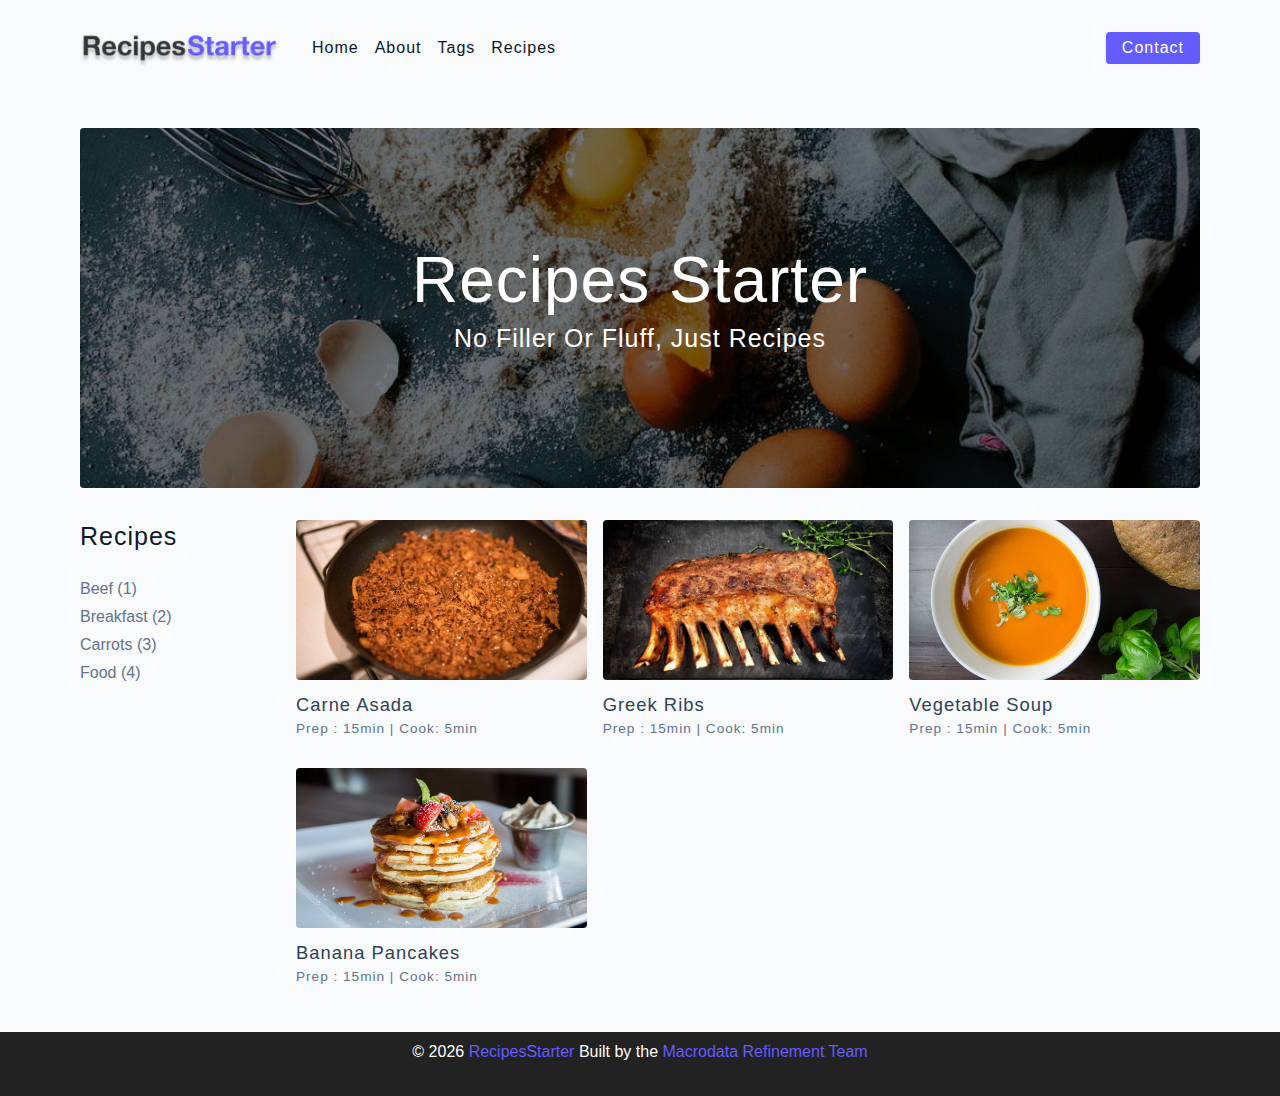
<file: index.html>
<!DOCTYPE html>
<html lang="en">

<head>
  <meta charset="UTF-8" />
  <meta http-equiv="X-UA-Compatible" content="IE=edge" />
  <meta name="viewport" content="width=device-width, initial-scale=1.0" />
  <title>RecipesStarter</title>
  <!-- favicon -->
  <link rel="shortcut icon" href="./assets/favicon.ico" type="image/x-icon" />
  <!-- normalize -->
  <link rel="stylesheet" href="./css/normalize.css" />
  <!-- font-awesome -->
  <link rel="stylesheet" href="https://cdnjs.cloudflare.com/ajax/libs/font-awesome/5.14.0/css/all.min.css" />
  <!-- main css -->
  <link rel="stylesheet" href="./css/main.css" />
</head>

<body>
  <!-- nav bar-->
  <nav class="navbar">
    <div class="nav-center">
      <!-- header -->
      <div class="nav-header">
        <a href="index.html" class="nav-logo">
          <img src="./assets/logo.png" alt="simply recipes">
        </a>
        <button class="btn nav-btn" type="button">
          <i class="fas fa-align-justify"></i>

        </button>
      </div>
      <!-- links -->
      <div class="nav-links">
        <a href="index.html" class="nav-link">home</a>
        <a href="about.html" class="nav-link">about</a>
        <a href="tags.html" class="nav-link">tags</a>
        <a href="recipes.html" class="nav-link">recipes</a>
        <div class="nav-link contact-link">
          <a href="contact.html" class="btn">contact</a>
        </div>
      </div>
    </div>
  </nav>
  <!-- end of nav bar -->
  <!-- main -->
  <main class="page">
    <!-- header -->
    <header class="hero">
      <div class="hero-container">
        <div class="hero-text">
          <h1>recipes starter</h1>
          <h4>no filler or fluff, just recipes</h4>
        </div>
      </div>
    </header>
    <!-- end of header -->
    <!-- recipe container -->
    <section class="recipes-container">
      <!-- tags container -->
      <div class="tags-container">
        <h4>recipes</h4>
        <div class="tags-list">
          <a href="tag-template.html">Beef (1)</a>
          <a href="tag-template.html">Breakfast (2)</a>
          <a href="tag-template.html">Carrots (3)</a>
          <a href="tag-template.html">Food (4)</a>
        </div>

      </div>
      <!-- end of tags container -->

      <!-- recipes list container -->
      <div class="recipes-list">
        <!-- single recipe -->
        <a href="single-recipe.html" class="recipe">
          <img src="./assets/recipes/recipe-1.jpeg" alt="food" class="img recipe-img" />
          <h5>carne asada</h5>
          <p>Prep : 15min | Cook: 5min</p>
        </a>
        <!-- end of single recipe -->

        <!-- single recipe -->
        <a href="single-recipe.html" class="recipe">
          <img src="./assets/recipes/recipe-2.jpeg" alt="food" class="img recipe-img" />
          <h5>greek ribs</h5>
          <p>Prep : 15min | Cook: 5min</p>
        </a>
        <!-- end of single recipe -->

        <!-- single recipe -->
        <a href="single-recipe.html" class="recipe">
          <img src="./assets/recipes/recipe-3.jpeg" alt="food" class="img recipe-img" />
          <h5>vegetable soup</h5>
          <p>Prep : 15min | Cook: 5min</p>
        </a>
        <!-- end of single recipe -->

        <!-- single recipe -->
        <a href="single-recipe.html" class="recipe">
          <img src="./assets/recipes/recipe-4.jpeg" alt="food" class="img recipe-img" />
          <h5>banana pancakes</h5>
          <p>Prep : 15min | Cook: 5min</p>
        </a>
        <!-- end of single recipe -->
      </div>
      <!-- end of recipes list container -->

    </section>
    <!-- end of recipe container -->
  </main>
  <!-- end of main -->
  <!-- footer -->
  <footer class="page-footer">
    <p>&copy; <span id="date"></span>
      <span class="footer-logo"> RecipesStarter</span>
      Built by the <a href="index.html"> Macrodata Refinement Team</a>
    </p>
  </footer>
  <!-- end of footer -->
  <script src="./js/app.js"></script>
</body>

</html>
</file>
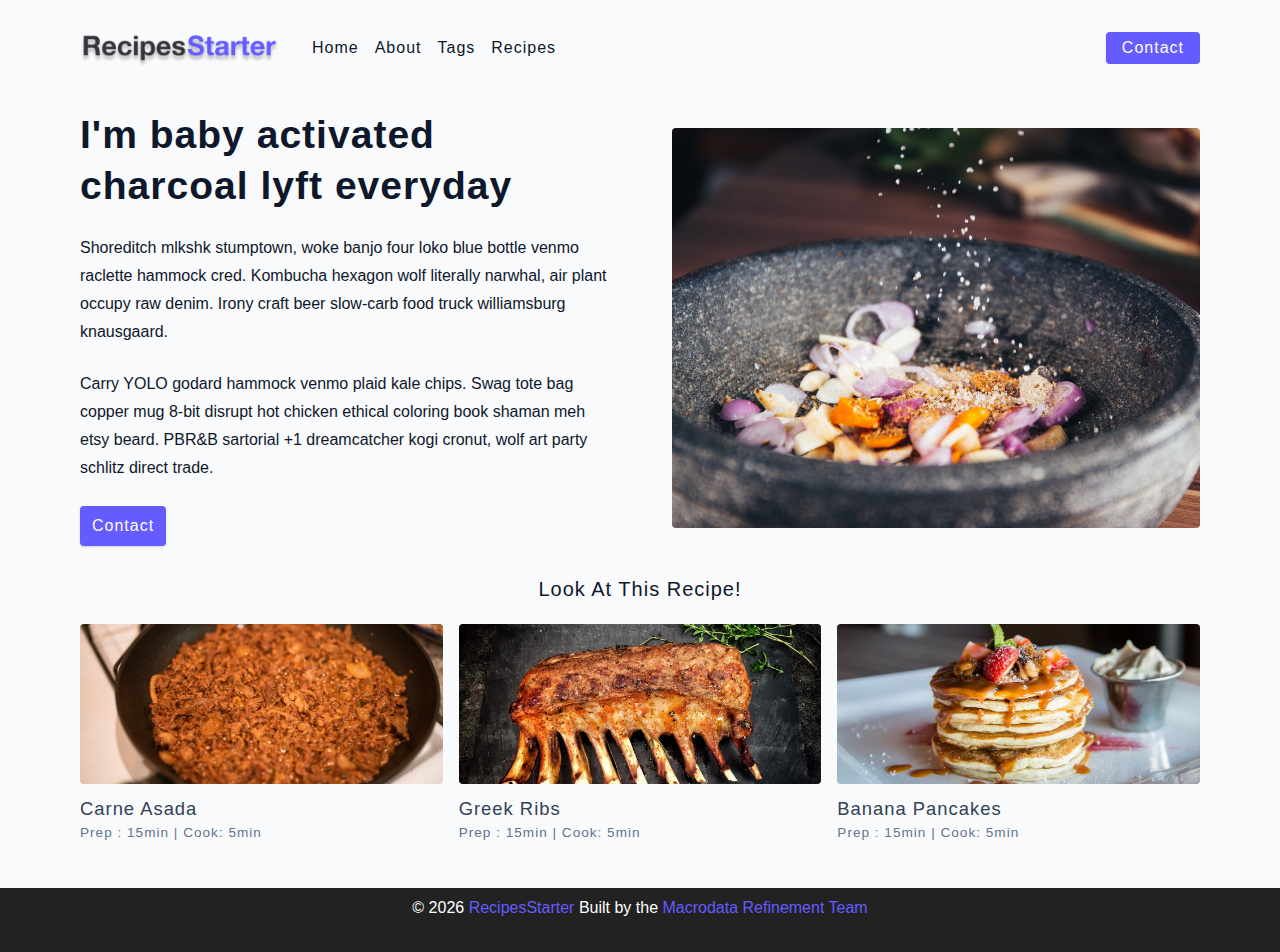
<file: about.html>
<!DOCTYPE html>
<html lang="en">

<head>
  <meta charset="UTF-8" />
  <meta http-equiv="X-UA-Compatible" content="IE=edge" />
  <meta name="viewport" content="width=device-width, initial-scale=1.0" />
  <title>About || RecipesStarter</title>
  <!-- favicon -->
  <link rel="shortcut icon" href="./assets/favicon.ico" type="image/x-icon" />
  <!-- normalize -->
  <link rel="stylesheet" href="./css/normalize.css" />
  <!-- font-awesome -->
  <link rel="stylesheet" href="https://cdnjs.cloudflare.com/ajax/libs/font-awesome/5.14.0/css/all.min.css" />
  <!-- main css -->
  <link rel="stylesheet" href="./css/main.css" />
</head>

<body>
  <!-- nav bar-->
  <nav class="navbar">
    <div class="nav-center">
      <!-- header -->
      <div class="nav-header">
        <a href="index.html" class="nav-logo">
          <img src="./assets/logo.png" alt="simply recipes">
        </a>
        <button class="btn nav-btn" type="button">
          <i class="fas fa-align-justify"></i>

        </button>
      </div>
      <!-- links -->
      <div class="nav-links">
        <a href="index.html" class="nav-link">home</a>
        <a href="about.html" class="nav-link">about</a>
        <a href="tags.html" class="nav-link">tags</a>
        <a href="recipes.html" class="nav-link">recipes</a>
        <div class="nav-link contact-link">
          <a href="contact.html" class="btn">contact</a>
        </div>
      </div>
    </div>
  </nav>
  <!-- end of nav bar -->
  <!-- main -->
  <main class="page">
    <!-- about page section -->
    <section class="about-page">
      <article class="about-article">
        <!-- hipsum.co for hipster Ipsum -->
        <h2>I'm baby activated charcoal lyft everyday</h2>
        <p>Shoreditch mlkshk stumptown, woke banjo four loko blue bottle venmo raclette hammock cred. Kombucha hexagon
          wolf literally narwhal, air plant occupy raw denim. Irony craft beer slow-carb food truck williamsburg
          knausgaard.</p>
        <p>Carry YOLO godard hammock venmo plaid kale chips. Swag tote bag copper mug 8-bit disrupt hot chicken ethical
          coloring book shaman meh etsy beard. PBR&B sartorial +1 dreamcatcher kogi cronut, wolf art party schlitz
          direct trade.</p>
        <a href="contact.html" class="btn">contact</a>
      </article>
      <img src="./assets/about.jpeg" class="img about-img" alt="pouring image">
    </section>
    <!-- end of about page section -->

    <!-- featured recipes section -->
    <section class="featured-recipes">
      <h5 class="featured-title">Look at this recipe!</h5>
      <!-- recipes list container -->
      <div class="recipes-list">
        <!-- single recipe -->
        <a href="single-recipe.html" class="recipe">
          <img src="./assets/recipes/recipe-1.jpeg" alt="food" class="img recipe-img" />
          <h5>carne asada</h5>
          <p>Prep : 15min | Cook: 5min</p>
        </a>
        <!-- end of single recipe -->

        <!-- single recipe -->
        <a href="single-recipe.html" class="recipe">
          <img src="./assets/recipes/recipe-2.jpeg" alt="food" class="img recipe-img" />
          <h5>greek ribs</h5>
          <p>Prep : 15min | Cook: 5min</p>
        </a>
        <!-- end of single recipe -->

        <!-- single recipe -->
        <a href="single-recipe.html" class="recipe">
          <img src="./assets/recipes/recipe-4.jpeg" alt="food" class="img recipe-img" />
          <h5>banana pancakes</h5>
          <p>Prep : 15min | Cook: 5min</p>
        </a>
        <!-- end of single recipe -->
      </div>
      <!-- end of recipes list container -->
    </section>
    <!-- end of featured recipes section -->

  </main>
  <!-- end of main -->
  <!-- footer -->
  <footer class="page-footer">
    <p>&copy; <span id="date"></span>
      <span class="footer-logo"> RecipesStarter</span>
      Built by the <a href="index.html"> Macrodata Refinement Team</a>
    </p>
  </footer>
  <!-- end of footer -->
  <script src="./js/app.js"></script>
</body>

</html>
</file>
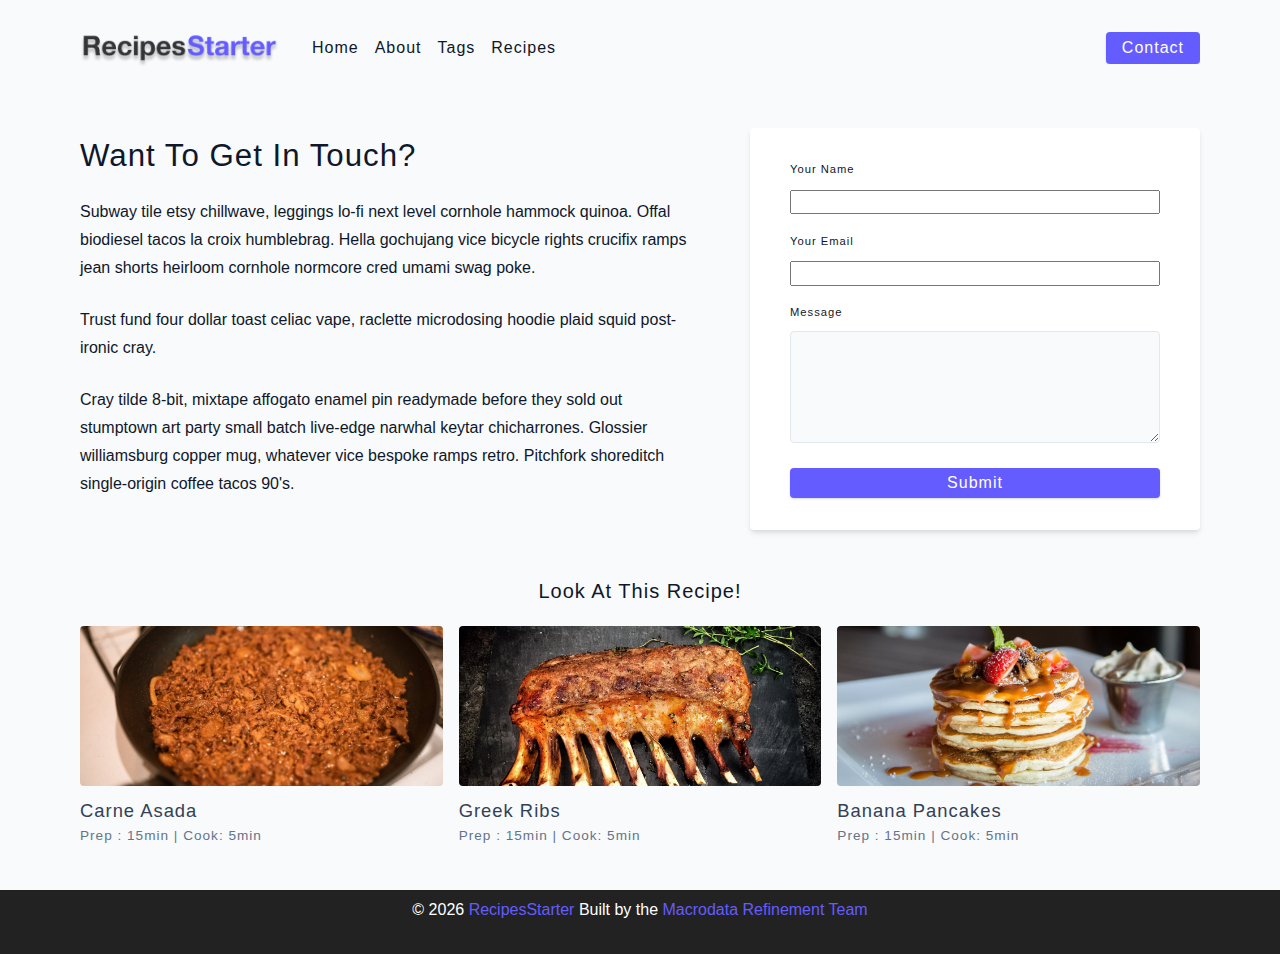
<file: contact.html>
<!DOCTYPE html>
<html lang="en">

<head>
  <meta charset="UTF-8" />
  <meta http-equiv="X-UA-Compatible" content="IE=edge" />
  <meta name="viewport" content="width=device-width, initial-scale=1.0" />
  <title>Contact || RecipesStarter</title>
  <!-- favicon -->
  <link rel="shortcut icon" href="./assets/favicon.ico" type="image/x-icon" />
  <!-- normalize -->
  <link rel="stylesheet" href="./css/normalize.css" />
  <!-- font-awesome -->
  <link rel="stylesheet" href="https://cdnjs.cloudflare.com/ajax/libs/font-awesome/5.14.0/css/all.min.css" />
  <!-- main css -->
  <link rel="stylesheet" href="./css/main.css" />
</head>

<body>
  <!-- nav bar-->
  <nav class="navbar">
    <div class="nav-center">
      <!-- header -->
      <div class="nav-header">
        <a href="index.html" class="nav-logo">
          <img src="./assets/logo.png" alt="simply recipes">
        </a>
        <button class="btn nav-btn" type="button">
          <i class="fas fa-align-justify"></i>

        </button>
      </div>
      <!-- links -->
      <div class="nav-links">
        <a href="index.html" class="nav-link">home</a>
        <a href="about.html" class="nav-link">about</a>
        <a href="tags.html" class="nav-link">tags</a>
        <a href="recipes.html" class="nav-link">recipes</a>
        <div class="nav-link contact-link">
          <a href="contact.html" class="btn">contact</a>
        </div>
      </div>
    </div>
  </nav>
  <!-- end of nav bar -->
  <!-- main -->
  <main class="page">
    <!-- contact container section -->
    <section class="contact-container">
      <!-- contact info article -->
      <article class="contact-info">
        <h3>Want to get in touch?</h3>
        <!-- hipsum.co for hipster Ipsum -->
        <p>Subway tile etsy chillwave, leggings lo-fi next level cornhole hammock quinoa. Offal biodiesel tacos la croix
          humblebrag. Hella gochujang vice bicycle rights crucifix ramps jean shorts heirloom cornhole normcore cred
          umami swag poke.</p>
        <p>Trust fund four dollar toast celiac vape, raclette microdosing hoodie plaid squid post-ironic cray.</p>
        <p>Cray tilde 8-bit, mixtape affogato enamel pin readymade before they sold out stumptown art party small batch
          live-edge narwhal keytar chicharrones. Glossier williamsburg copper mug, whatever vice bespoke ramps retro.
          Pitchfork shoreditch single-origin coffee tacos 90's.</p>
      </article>
      <!-- end ofcontact info article -->

      <!-- article contact form -->
      <article class="article-contact-form">
        <form class="form contact-form">

          <!-- single form row -->
          <div class="form-row">
            <label for="name" class="form-label">your name</label>
            <input type="text" name="name" id="name">
          </div>
          <!-- end of single form row -->

          <!-- single form row -->
          <div class="form-row">
            <label for="email" class="form-label">your email</label>
            <input type="text" name="email" id="email">
          </div>
          <!-- end of single form row -->


          <!-- single form row -->
          <div class="form-row">
            <label for="message" class="form-label">message</label>
            <textarea name="message" id="message" class="form-textarea"></textarea>
          </div>
          <!-- end of single form row -->

          <button type="submit" class="btn btn-block">Submit</button>
        </form>
      </article>
      <!-- end of article contact form -->

    </section>
    <!-- end of contact container section -->

    <!-- featured recipes section -->
    <section class="featured-recipes">
      <h5 class="featured-title">Look at this recipe!</h5>
      <!-- recipes list container -->
      <div class="recipes-list">
        <!-- single recipe -->
        <a href="single-recipe.html" class="recipe">
          <img src="./assets/recipes/recipe-1.jpeg" alt="food" class="img recipe-img" />
          <h5>carne asada</h5>
          <p>Prep : 15min | Cook: 5min</p>
        </a>
        <!-- end of single recipe -->

        <!-- single recipe -->
        <a href="single-recipe.html" class="recipe">
          <img src="./assets/recipes/recipe-2.jpeg" alt="food" class="img recipe-img" />
          <h5>greek ribs</h5>
          <p>Prep : 15min | Cook: 5min</p>
        </a>
        <!-- end of single recipe -->

        <!-- single recipe -->
        <a href="single-recipe.html" class="recipe">
          <img src="./assets/recipes/recipe-4.jpeg" alt="food" class="img recipe-img" />
          <h5>banana pancakes</h5>
          <p>Prep : 15min | Cook: 5min</p>
        </a>
        <!-- end of single recipe -->
      </div>
      <!-- end of recipes list container -->
    </section>
    <!-- end of featured recipes section -->

  </main>
  <!-- end of main -->
  <!-- footer -->
  <footer class="page-footer">
    <p>&copy; <span id="date"></span>
      <span class="footer-logo"> RecipesStarter</span>
      Built by the <a href="index.html"> Macrodata Refinement Team</a>
    </p>
  </footer>
  <!-- end of footer -->
  <script src="./js/app.js"></script>
</body>

</html>
</file>
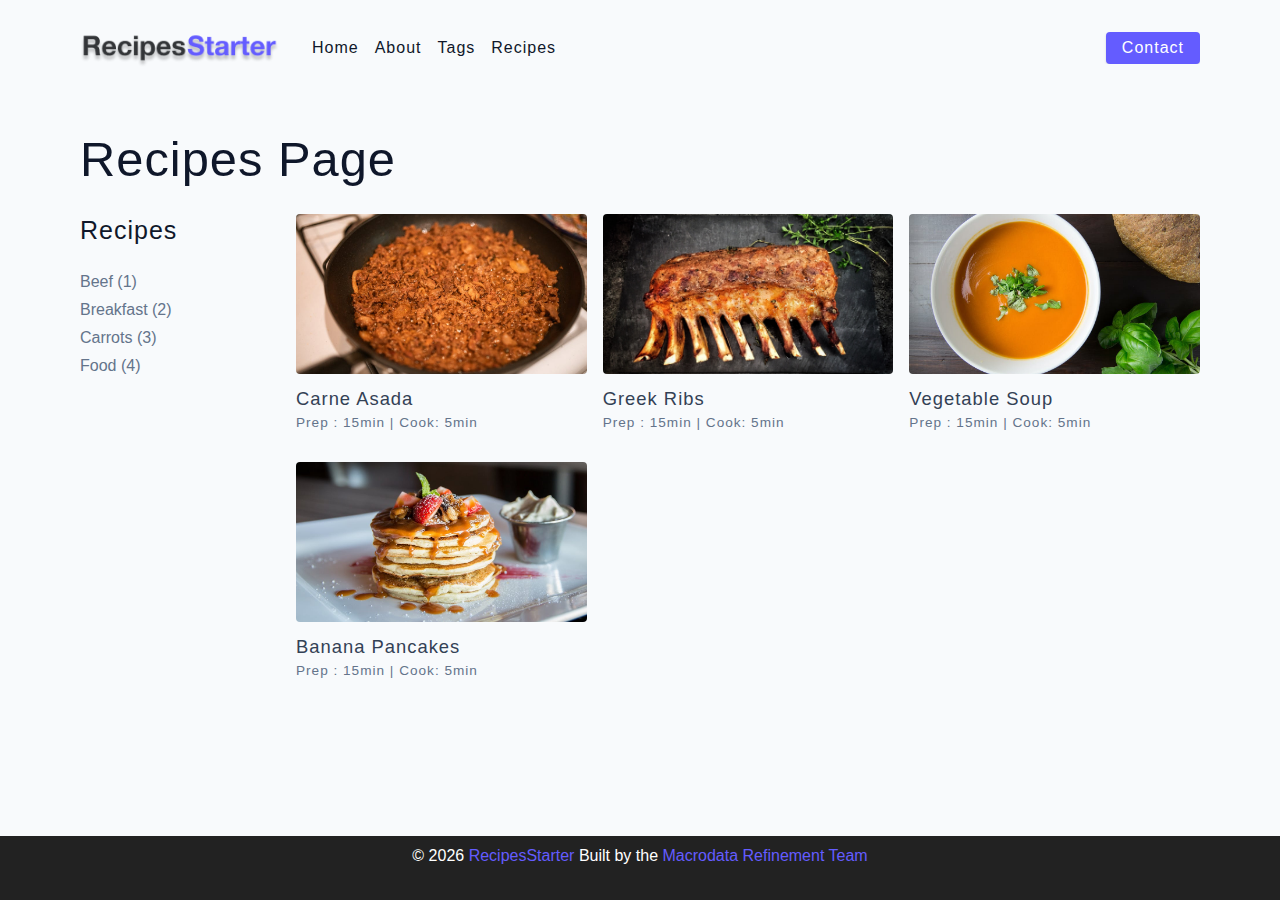
<file: recipes.html>
<!DOCTYPE html>
<html lang="en">

<head>
  <meta charset="UTF-8" />
  <meta http-equiv="X-UA-Compatible" content="IE=edge" />
  <meta name="viewport" content="width=device-width, initial-scale=1.0" />
  <title>Recipes || Starter</title>
  <!-- favicon -->
  <link rel="shortcut icon" href="./assets/favicon.ico" type="image/x-icon" />
  <!-- normalize -->
  <link rel="stylesheet" href="./css/normalize.css" />
  <!-- font-awesome -->
  <link rel="stylesheet" href="https://cdnjs.cloudflare.com/ajax/libs/font-awesome/5.14.0/css/all.min.css" />
  <!-- main css -->
  <link rel="stylesheet" href="./css/main.css" />
</head>

<body>
  <!-- nav bar-->
  <nav class="navbar">
    <div class="nav-center">
      <!-- header -->
      <div class="nav-header">
        <a href="index.html" class="nav-logo">
          <img src="./assets/logo.png" alt="simply recipes">
        </a>
        <button class="btn nav-btn" type="button">
          <i class="fas fa-align-justify"></i>

        </button>
      </div>
      <!-- links -->
      <div class="nav-links">
        <a href="index.html" class="nav-link">home</a>
        <a href="about.html" class="nav-link">about</a>
        <a href="tags.html" class="nav-link">tags</a>
        <a href="recipes.html" class="nav-link">recipes</a>
        <div class="nav-link contact-link">
          <a href="contact.html" class="btn">contact</a>
        </div>
      </div>
    </div>
  </nav>
  <!-- end of nav bar -->
  <!-- main -->
  <main class="page">
    <h1>Recipes Page</h1>
    <!-- recipe container -->
    <section class="recipes-container">
      <!-- tags container -->
      <div class="tags-container">
        <h4>recipes</h4>
        <div class="tags-list">
          <a href="tag-template.html">Beef (1)</a>
          <a href="tag-template.html">Breakfast (2)</a>
          <a href="tag-template.html">Carrots (3)</a>
          <a href="tag-template.html">Food (4)</a>
        </div>

      </div>
      <!-- end of tags container -->

      <!-- recipes list container -->
      <div class="recipes-list">
        <!-- single recipe -->
        <a href="single-recipe.html" class="recipe">
          <img src="./assets/recipes/recipe-1.jpeg" alt="food" class="img recipe-img" />
          <h5>carne asada</h5>
          <p>Prep : 15min | Cook: 5min</p>
        </a>
        <!-- end of single recipe -->

        <!-- single recipe -->
        <a href="single-recipe.html" class="recipe">
          <img src="./assets/recipes/recipe-2.jpeg" alt="food" class="img recipe-img" />
          <h5>greek ribs</h5>
          <p>Prep : 15min | Cook: 5min</p>
        </a>
        <!-- end of single recipe -->

        <!-- single recipe -->
        <a href="single-recipe.html" class="recipe">
          <img src="./assets/recipes/recipe-3.jpeg" alt="food" class="img recipe-img" />
          <h5>vegetable soup</h5>
          <p>Prep : 15min | Cook: 5min</p>
        </a>
        <!-- end of single recipe -->

        <!-- single recipe -->
        <a href="single-recipe.html" class="recipe">
          <img src="./assets/recipes/recipe-4.jpeg" alt="food" class="img recipe-img" />
          <h5>banana pancakes</h5>
          <p>Prep : 15min | Cook: 5min</p>
        </a>
        <!-- end of single recipe -->
      </div>
      <!-- end of recipes list container -->

    </section>
    <!-- end of recipe container -->
  </main>
  <!-- end of main -->
  <!-- footer -->
  <footer class="page-footer">
    <p>&copy; <span id="date"></span>
      <span class="footer-logo"> RecipesStarter</span>
      Built by the <a href="index.html"> Macrodata Refinement Team</a>
    </p>
  </footer>
  <!-- end of footer -->
  <script src="./js/app.js"></script>
</body>

</html>
</file>
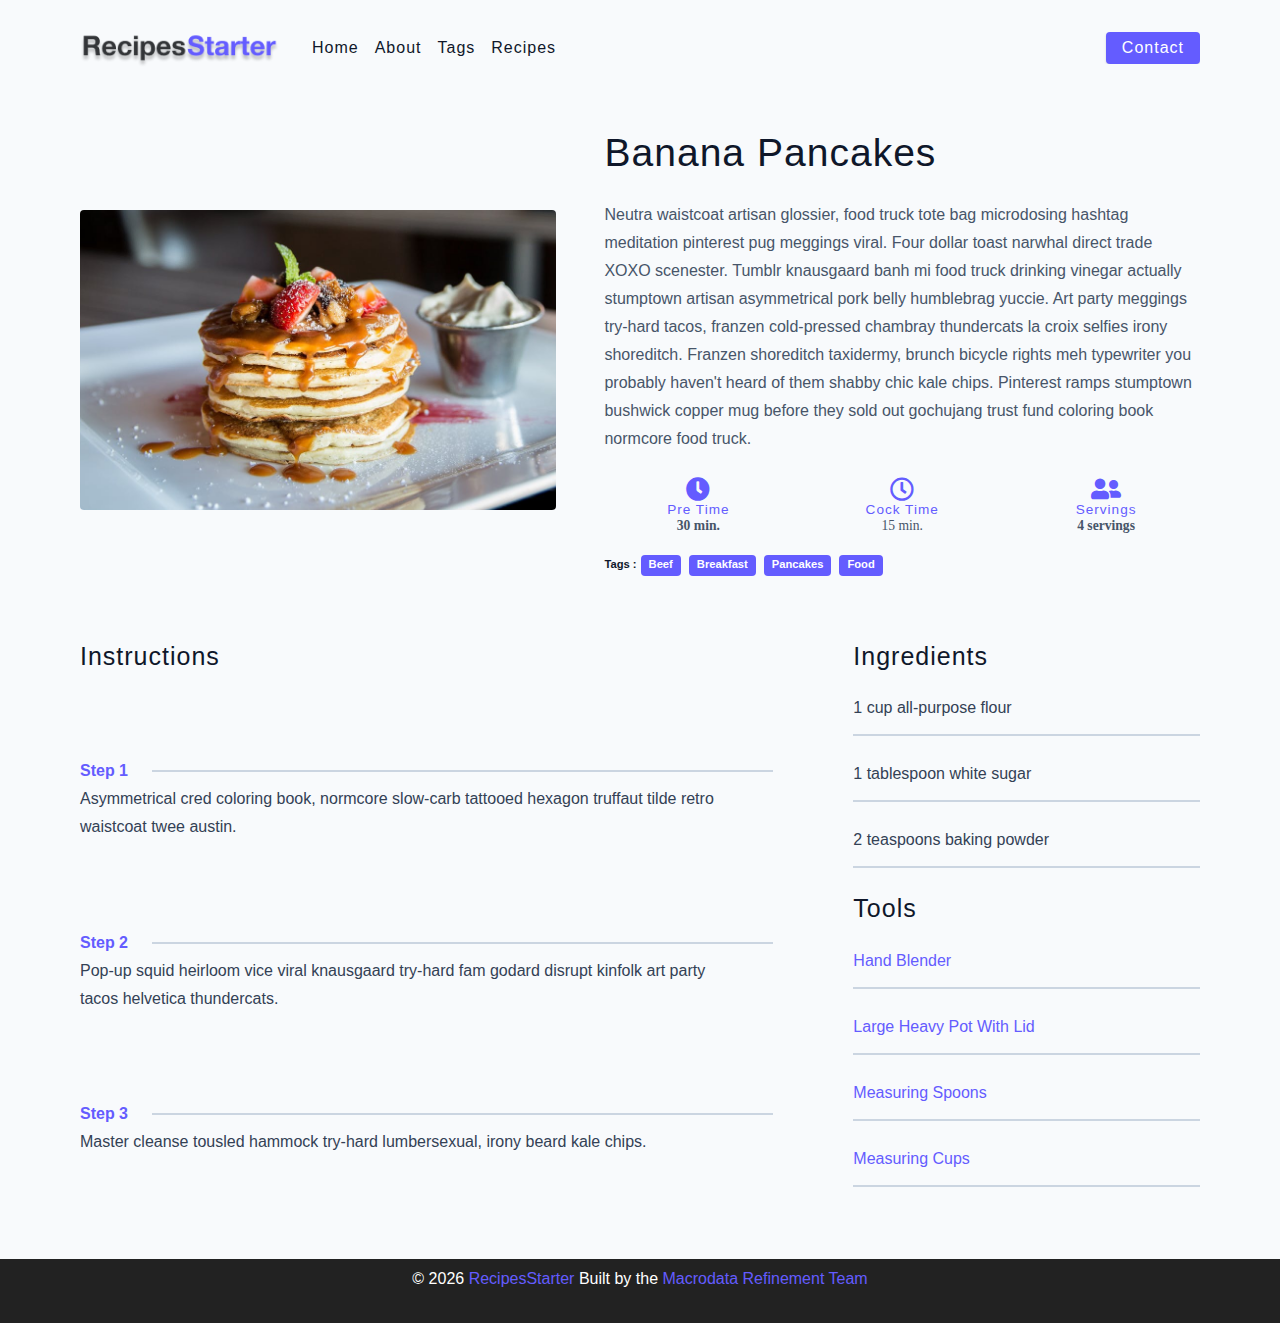
<file: single-recipe.html>
<!DOCTYPE html>
<html lang="en">

<head>
  <meta charset="UTF-8" />
  <meta http-equiv="X-UA-Compatible" content="IE=edge" />
  <meta name="viewport" content="width=device-width, initial-scale=1.0" />
  <title>Single Recipe || RecipesStarter</title>
  <!-- favicon -->
  <link rel="shortcut icon" href="./assets/favicon.ico" type="image/x-icon" />
  <!-- normalize -->
  <link rel="stylesheet" href="./css/normalize.css" />
  <!-- font-awesome -->
  <link rel="stylesheet" href="https://cdnjs.cloudflare.com/ajax/libs/font-awesome/5.14.0/css/all.min.css" />
  <!-- main css -->
  <link rel="stylesheet" href="./css/main.css" />
</head>

<body>
  <!-- nav bar-->
  <nav class="navbar">
    <div class="nav-center">
      <!-- header -->
      <div class="nav-header">
        <a href="index.html" class="nav-logo">
          <img src="./assets/logo.png" alt="simply recipes">
        </a>
        <button class="btn nav-btn" type="button">
          <i class="fas fa-align-justify"></i>

        </button>
      </div>
      <!-- links -->
      <div class="nav-links">
        <a href="index.html" class="nav-link">home</a>
        <a href="about.html" class="nav-link">about</a>
        <a href="tags.html" class="nav-link">tags</a>
        <a href="recipes.html" class="nav-link">recipes</a>
        <div class="nav-link contact-link">
          <a href="contact.html" class="btn">contact</a>
        </div>
      </div>
    </div>
  </nav>
  <!-- end of nav bar -->
  <!-- main -->
  <main class="page">
    <!-- recipe hero section -->
    <div class="recipe-page">
      <section class="recipe-hero">
        <img src="./assets/recipes/recipe-4.jpeg" class="img recipe-hero-img" alt="pancakes">

        <article class="recipe-hero-article">
          <h2>Banana pancakes</h2>
          <p>Neutra waistcoat artisan glossier, food truck tote bag microdosing hashtag meditation pinterest pug
            meggings
            viral. Four dollar toast narwhal direct trade XOXO scenester. Tumblr knausgaard banh mi food truck drinking
            vinegar actually stumptown artisan asymmetrical pork belly humblebrag yuccie. Art party meggings try-hard
            tacos, franzen cold-pressed chambray thundercats la croix selfies irony shoreditch. Franzen shoreditch
            taxidermy, brunch bicycle rights meh typewriter you probably haven't heard of them shabby chic kale chips.
            Pinterest ramps stumptown bushwick copper mug before they sold out gochujang trust fund coloring book
            normcore
            food truck.</p>
          <!-- recipe icons -->
          <div class="recipe-icons">
            <!-- single recipe icons -->
            <article>
              <i class="fas fa-clock">
                <h5>pre time</h5>
                <p>30 min.</p>
              </i>
            </article>
            <!-- end of single recipe icons -->

            <!-- single recipe icons -->
            <article>
              <i class="far fa-clock">
                <h5>cock time</h5>
                <p>15 min.</p>
              </i>
            </article>
            <!-- end of single recipe icons -->


            <!-- single recipe icons -->
            <article>
              <i class="fas fa-user-friends">
                <h5>servings</h5>
                <p>4 servings</p>
              </i>
            </article>
            <!-- end of single recipe icons -->

          </div>
          <!-- end of recipe icons -->

          <!-- recipe tags -->
          <div class="recipe-tags">
            Tags :
            <a href="tag-template.html">beef</a>
            <a href="tag-template.html">Breakfast</a>
            <a href="tag-template.html">pancakes</a>
            <a href="tag-template.html">food</a>
          </div>
          <!-- end of recipe tags -->


        </article>
      </section>
      <!-- end of recipe hero section -->


      <!-- recipe content section -->
      <section class="recipe-content">
        <article class="instructions-article">
          <h4>Instructions </h4>

          <!-- single instruction -->
          <div class="single-instruction">
            <header>
              <p>step 1</p>
              <div></div>
            </header>
            <p>Asymmetrical cred coloring book, normcore slow-carb tattooed hexagon truffaut tilde retro waistcoat twee
              austin.</p>
          </div>

          <!-- single instruction -->
          <div class="single-instruction">
            <header>
              <p>step 2</p>
              <div></div>
            </header>
            <p>Pop-up squid heirloom vice viral knausgaard try-hard fam godard disrupt kinfolk art party tacos helvetica
              thundercats. </p>
          </div>

          <!-- single instruction -->
          <div class="single-instruction">
            <header>
              <p>step 3</p>
              <div></div>
            </header>
            <p>Master cleanse tousled hammock try-hard lumbersexual, irony beard kale chips.</p>
          </div>

        </article>
        <article class="ingredients-tools-article">
          <div>
            <h4>Ingredients</h4>
            <p class="single-ingredient">1 cup all-purpose flour</p>
            <p class="single-ingredient">1 tablespoon white sugar</p>
            <p class="single-ingredient">2 teaspoons baking powder</p>
          </div>
          <div>
            <h4>tools</h4>
            <p class="single-tool">hand blender</p>
            <p class="single-tool">large heavy pot with lid</p>
            <p class="single-tool">measuring spoons</p>
            <p class="single-tool">measuring cups</p>
          </div>
        </article>
      </section>
      <!-- end of recipe content section -->
    </div>
  </main>
  <!-- end of main -->
  <!-- footer -->
  <footer class="page-footer">
    <p>&copy; <span id="date"></span>
      <span class="footer-logo"> RecipesStarter</span>
      Built by the <a href="index.html"> Macrodata Refinement Team</a>
    </p>
  </footer>
  <!-- end of footer -->
  <script src="./js/app.js"></script>
</body>

</html>
</file>
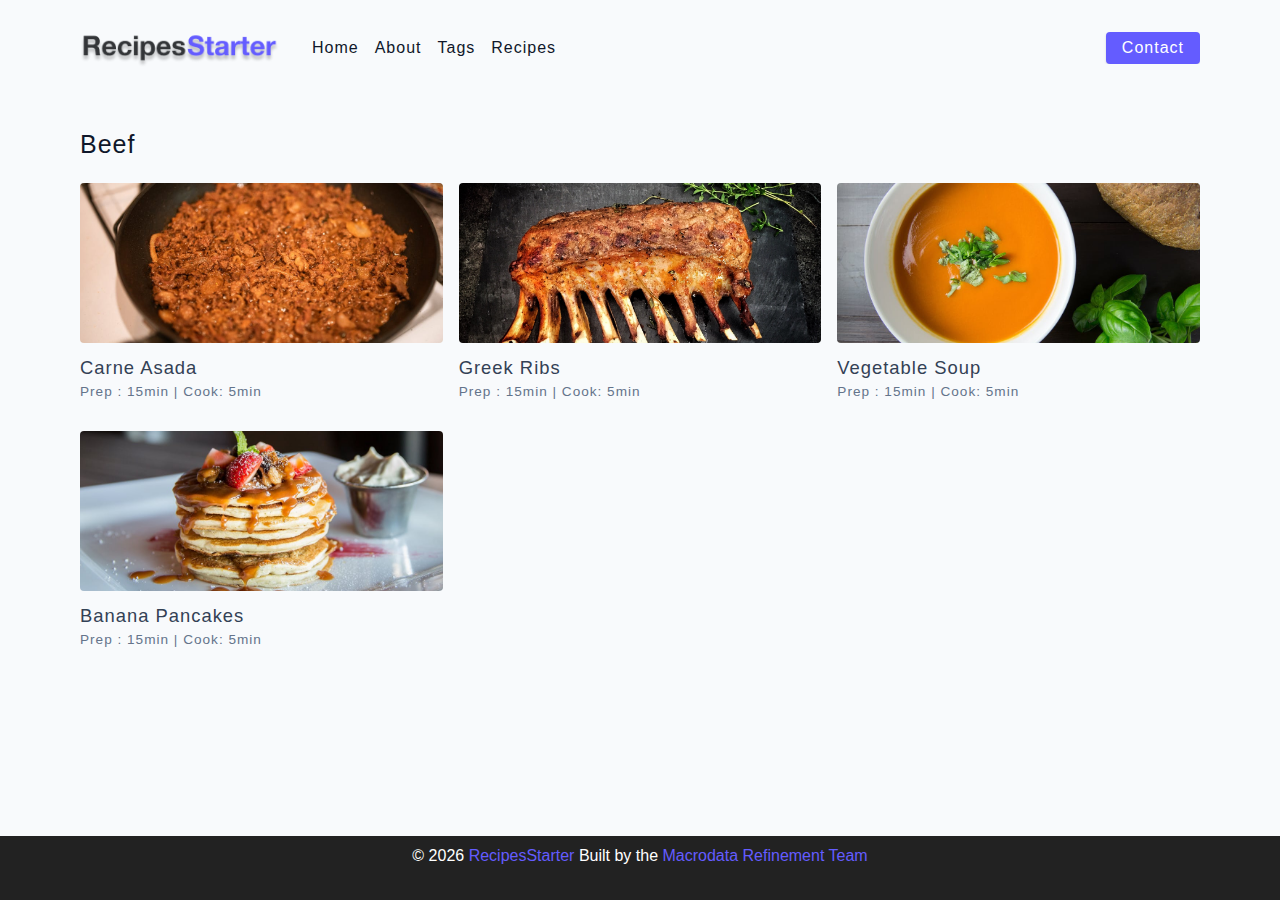
<file: tag-template.html>
<!DOCTYPE html>
<html lang="en">

<head>
  <meta charset="UTF-8" />
  <meta http-equiv="X-UA-Compatible" content="IE=edge" />
  <meta name="viewport" content="width=device-width, initial-scale=1.0" />
  <title>Beef|| RecipesStarter</title>
  <!-- favicon -->
  <link rel="shortcut icon" href="./assets/favicon.ico" type="image/x-icon" />
  <!-- normalize -->
  <link rel="stylesheet" href="./css/normalize.css" />
  <!-- font-awesome -->
  <link rel="stylesheet" href="https://cdnjs.cloudflare.com/ajax/libs/font-awesome/5.14.0/css/all.min.css" />
  <!-- main css -->
  <link rel="stylesheet" href="./css/main.css" />
</head>

<body>
  <!-- nav bar-->
  <nav class="navbar">
    <div class="nav-center">
      <!-- header -->
      <div class="nav-header">
        <a href="index.html" class="nav-logo">
          <img src="./assets/logo.png" alt="simply recipes">
        </a>
        <button class="btn nav-btn" type="button">
          <i class="fas fa-align-justify"></i>

        </button>
      </div>
      <!-- links -->
      <div class="nav-links">
        <a href="index.html" class="nav-link">home</a>
        <a href="about.html" class="nav-link">about</a>
        <a href="tags.html" class="nav-link">tags</a>
        <a href="recipes.html" class="nav-link">recipes</a>
        <div class="nav-link contact-link">
          <a href="contact.html" class="btn">contact</a>
        </div>
      </div>
    </div>
  </nav>
  <!-- end of nav bar -->
  <!-- main -->
  <main class="page">
    <div>
      <h4>Beef</h4>
      <!-- recipes list container -->
      <div class="recipes-list">
        <!-- single recipe -->
        <a href="single-recipe.html" class="recipe">
          <img src="./assets/recipes/recipe-1.jpeg" alt="food" class="img recipe-img" />
          <h5>carne asada</h5>
          <p>Prep : 15min | Cook: 5min</p>
        </a>
        <!-- end of single recipe -->

        <!-- single recipe -->
        <a href="single-recipe.html" class="recipe">
          <img src="./assets/recipes/recipe-2.jpeg" alt="food" class="img recipe-img" />
          <h5>greek ribs</h5>
          <p>Prep : 15min | Cook: 5min</p>
        </a>
        <!-- end of single recipe -->

        <!-- single recipe -->
        <a href="single-recipe.html" class="recipe">
          <img src="./assets/recipes/recipe-3.jpeg" alt="food" class="img recipe-img" />
          <h5>vegetable soup</h5>
          <p>Prep : 15min | Cook: 5min</p>
        </a>
        <!-- end of single recipe -->

        <!-- single recipe -->
        <a href="single-recipe.html" class="recipe">
          <img src="./assets/recipes/recipe-4.jpeg" alt="food" class="img recipe-img" />
          <h5>banana pancakes</h5>
          <p>Prep : 15min | Cook: 5min</p>
        </a>
        <!-- end of single recipe -->
      </div>
      <!-- end of recipes list container -->
    </div>
  </main>
  <!-- end of main -->
  <!-- footer -->
  <footer class="page-footer">
    <p>&copy; <span id="date"></span>
      <span class="footer-logo"> RecipesStarter</span>
      Built by the <a href="index.html"> Macrodata Refinement Team</a>
    </p>
  </footer>
  <!-- end of footer -->
  <script src="./js/app.js"></script>
</body>

</html>
</file>
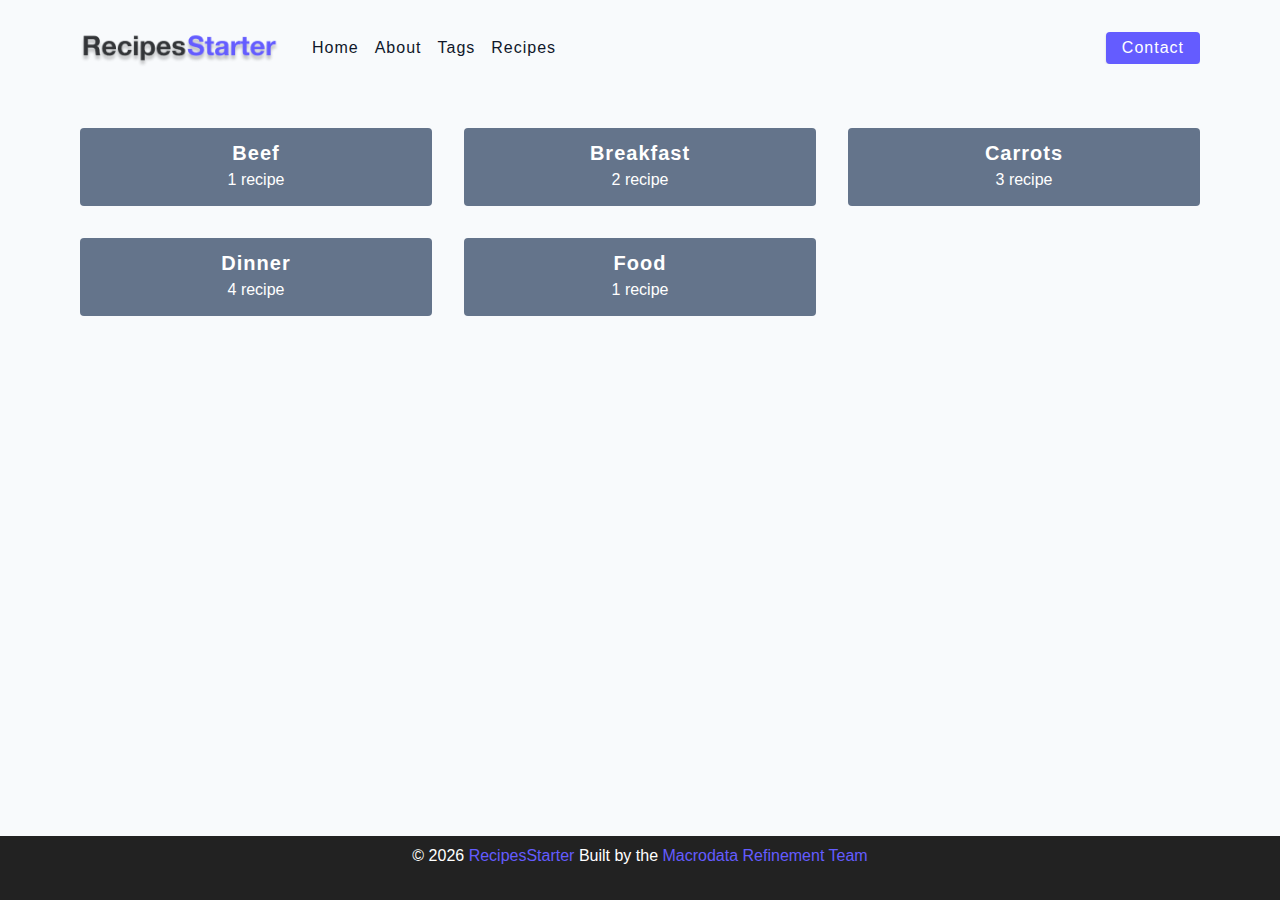
<file: tags.html>
<!DOCTYPE html>
<html lang="en">

<head>
  <meta charset="UTF-8" />
  <meta http-equiv="X-UA-Compatible" content="IE=edge" />
  <meta name="viewport" content="width=device-width, initial-scale=1.0" />
  <title>Tags || RecipesStarter</title>
  <!-- favicon -->
  <link rel="shortcut icon" href="./assets/favicon.ico" type="image/x-icon" />
  <!-- normalize -->
  <link rel="stylesheet" href="./css/normalize.css" />
  <!-- font-awesome -->
  <link rel="stylesheet" href="https://cdnjs.cloudflare.com/ajax/libs/font-awesome/5.14.0/css/all.min.css" />
  <!-- main css -->
  <link rel="stylesheet" href="./css/main.css" />
</head>

<body>
  <!-- nav bar-->
  <nav class="navbar">
    <div class="nav-center">
      <!-- header -->
      <div class="nav-header">
        <a href="index.html" class="nav-logo">
          <img src="./assets/logo.png" alt="simply recipes">
        </a>
        <button class="btn nav-btn" type="button">
          <i class="fas fa-align-justify"></i>

        </button>
      </div>
      <!-- links -->
      <div class="nav-links">
        <a href="index.html" class="nav-link">home</a>
        <a href="about.html" class="nav-link">about</a>
        <a href="tags.html" class="nav-link">tags</a>
        <a href="recipes.html" class="nav-link">recipes</a>
        <div class="nav-link contact-link">
          <a href="contact.html" class="btn">contact</a>
        </div>
      </div>
    </div>
  </nav>
  <!-- end of nav bar -->
  <!-- main -->
  <main class="page">
    <section class="tags-wrapper">
      <!-- single tag -->
      <a href="tag-template.html" class="tag">
        <h5>beef</h5>
        <p>1 recipe</p>
      </a>
      <!-- end ofsingle tag -->

      <!-- single tag -->
      <a href="tag-template.html" class="tag">
        <h5>Breakfast</h5>
        <p>2 recipe</p>
      </a>
      <!-- end ofsingle tag -->

      <!-- single tag -->
      <a href="tag-template.html" class="tag">
        <h5>Carrots</h5>
        <p>3 recipe</p>
      </a>
      <!-- end ofsingle tag -->

      <!-- single tag -->
      <a href="tag-template.html" class="tag">
        <h5>dinner</h5>
        <p>4 recipe</p>
      </a>
      <!-- end ofsingle tag -->

      <!-- single tag -->
      <a href="tag-template.html" class="tag">
        <h5>food</h5>
        <p>1 recipe</p>
      </a>
      <!-- end ofsingle tag -->
    </section>
  </main>
  <!-- end of main -->
  <!-- footer -->
  <footer class="page-footer">
    <p>&copy; <span id="date"></span>
      <span class="footer-logo"> RecipesStarter</span>
      Built by the <a href="index.html"> Macrodata Refinement Team</a>
    </p>
  </footer>
  <!-- end of footer -->
  <script src="./js/app.js"></script>
</body>

</html>
</file>
<file: css/main.css>
*,
::after,
::before {
  box-sizing: border-box;
}
/* fonts */

@import url('https://fonts.googleapis.com/css2?family=Roboto:wght@400;500;600&family=Montserrat&display=swap');
html {
  font-size: 100%;
} /*16px*/

:root {
  /* colors */
  --primary-100: #e2e0ff;
  --primary-200: #c1beff;
  --primary-300: #a29dff;
  --primary-400: #837dff;
  --primary-500: #645cff;
  --primary-600: #504acc;
  --primary-700: #3c3799;
  --primary-800: #282566;
  --primary-900: #141233;

  /* grey */
  --grey-50: #f8fafc;
  --grey-100: #f1f5f9;
  --grey-200: #e2e8f0;
  --grey-300: #cbd5e1;
  --grey-400: #94a3b8;
  --grey-500: #64748b;
  --grey-600: #475569;
  --grey-700: #334155;
  --grey-800: #1e293b;
  --grey-900: #0f172a;
  /* rest of the colors */
  --black: #222;
  --white: #fff;
  --red-light: #f8d7da;
  --red-dark: #842029;
  --green-light: #d1e7dd;
  --green-dark: #0f5132;

  /* fonts  */
  --headingFont: 'Roboto', sans-serif;
  --bodyFont: 'Nunito', sans-serif;
  --smallText: 0.7em;
  /* rest of the vars */
  --backgroundColor: var(--grey-50);
  --textColor: var(--grey-900);
  --borderRadius: 0.25rem;
  --letterSpacing: 1px;
  --transition: 0.3s ease-in-out all;
  --max-width: 1120px;
  --fixed-width: 600px;

  /* box shadow*/
  --shadow-1: 0 1px 3px 0 rgba(0, 0, 0, 0.1), 0 1px 2px 0 rgba(0, 0, 0, 0.06);
  --shadow-2: 0 4px 6px -1px rgba(0, 0, 0, 0.1),
    0 2px 4px -1px rgba(0, 0, 0, 0.06);
  --shadow-3: 0 10px 15px -3px rgba(0, 0, 0, 0.1),
    0 4px 6px -2px rgba(0, 0, 0, 0.05);
  --shadow-4: 0 20px 25px -5px rgba(0, 0, 0, 0.1),
    0 10px 10px -5px rgba(0, 0, 0, 0.04);
}

body {
  background: var(--backgroundColor);
  font-family: var(--bodyFont);
  font-weight: 400;
  line-height: 1.75;
  color: var(--textColor);
}

p {
  margin-top: 0;
  margin-bottom: 1.5rem;
  max-width: 40em;
}

h1,
h2,
h3,
h4,
h5 {
  margin: 0;
  margin-bottom: 1.38rem;
  font-family: var(--headingFont);
  font-weight: 400;
  line-height: 1.3;
  text-transform: capitalize;
  letter-spacing: var(--letterSpacing);
}

h1 {
  margin-top: 0;
  font-size: 3.052rem;
}

h2 {
  font-size: 2.441rem;
}

h3 {
  font-size: 1.953rem;
}

h4 {
  font-size: 1.563rem;
}

h5 {
  font-size: 1.25rem;
}

small,
.text-small {
  font-size: var(--smallText);
}

a {
  text-decoration: none;
}
ul {
  list-style-type: none;
  padding: 0;
}

.img {
  width: 100%;
  display: block;
  object-fit: cover;
}
/* buttons */

.btn {
  cursor: pointer;
  color: var(--white);
  background: var(--primary-500);
  border: transparent;
  border-radius: var(--borderRadius);
  letter-spacing: var(--letterSpacing);
  padding: 0.375rem 0.75rem;
  box-shadow: var(--shadow-1);
  transition: var(--transtion);
  text-transform: capitalize;
  display: inline-block;
}
.btn:hover {
  background: var(--primary-700);
  box-shadow: var(--shadow-3);
}
.btn-hipster {
  color: var(--primary-500);
  background: var(--primary-200);
}
.btn-hipster:hover {
  color: var(--primary-200);
  background: var(--primary-700);
}
.btn-block {
  width: 100%;
}

/* alerts */
.alert {
  padding: 0.375rem 0.75rem;
  margin-bottom: 1rem;
  border-color: transparent;
  border-radius: var(--borderRadius);
}

.alert-danger {
  color: var(--red-dark);
  background: var(--red-light);
}
.alert-success {
  color: var(--green-dark);
  background: var(--green-light);
}
/* form */

.form {
  width: 90vw;
  max-width: var(--fixed-width);
  background: var(--white);
  border-radius: var(--borderRadius);
  box-shadow: var(--shadow-2);
  padding: 2rem 2.5rem;
  margin: 3rem auto;
}
.form-label {
  display: block;
  font-size: var(--smallText);
  margin-bottom: 0.5rem;
  text-transform: capitalize;
  letter-spacing: var(--letterSpacing);
}
.form-input,
.form-textarea {
  width: 100%;
  padding: 0.375rem 0.75rem;
  border-radius: var(--borderRadius);
  background: var(--backgroundColor);
  border: 1px solid var(--grey-200);
}

.form-row {
  margin-bottom: 1rem;
}

.form-textarea {
  height: 7rem;
}
::placeholder {
  font-family: inherit;
  color: var(--grey-400);
}
.form-alert {
  color: var(--red-dark);
  letter-spacing: var(--letterSpacing);
  text-transform: capitalize;
}
/* alert */

@keyframes spinner {
  to {
    transform: rotate(360deg);
  }
}

.loading {
  width: 6rem;
  height: 6rem;
  border: 5px solid var(--grey-400);
  border-radius: 50%;
  border-top-color: var(--primary-500);
  animation: spinner 0.6s linear infinite;
}
.loading {
  margin: 0 auto;
}
/* title */

.title {
  text-align: center;
}

.title-underline {
  background: var(--primary-500);
  width: 7rem;
  height: 0.25rem;
  margin: 0 auto;
  margin-top: -1rem;
}

/*
=============== 
Navbar
===============
*/

.navbar{
  display: flex;
  justify-content: center;
  align-items: center;
}

.nav-center{
  width: 90vw;
  max-width: var(--max-width);
}

.nav-header{
  height: 6rem;
  display: flex;
  justify-content: space-between;
  align-items: center;
}

.nav-logo {

  display: flex;
  align-items: center;
}

.nav-header img {
  width: 200px;
}

.nav-btn{
  padding: 0.15rem, 0.75rem;
}

.nav-btn i {
  font-size: 1.25rem;
}

.nav-links {
  display: flex;
  flex-direction: column;
  height: 0;
  overflow: hidden;
  transition: var(--transition);
}
.show-links{
  height: 310px;
}

.nav-link{
  display: block;
  text-align: center;
  text-transform: capitalize;
  color: var(--grey-900);
  letter-spacing: var(--letterSpacing);
  padding: 1rem 0;
  border-top: 1px solid var(--grey-500);
  transition: var(--transition);
}

.nav-link:hover {
  color: var(--primary-500);
}

.contact-link a{
  padding: 0.15rem 1rem;
}

@media screen and (min-width: 992px) {
 
  .nav-btn {
    display: none;
  }

  .navbar{
    height: 6rem;
  }

  .nav-center{
    display: flex;
    align-items: center;
  }

  .nav-header{
    height: auto;
    margin-right: 2rem;

  }

  .nav-links{
    height: auto;
    flex-direction: row;
    align-items: center;
    width: 100%;
  }
  .nav-link{
    padding: 0;
    border-top: none;
    margin-right: 1rem;
    font-size: 1rem;
  }

  .contact-link{
    margin-left: auto;
    margin-right: 0;
  }
}

/*
=============== 
Main
===============
*/
.page {
  /* background: var(--primary-500); */
  width: 90vw;
  max-width: var(--max-width);
  margin: 0 auto;
  padding-top: 2rem;
  min-height: calc(100vh - (6rem + 4rem));
}



/*
=============== 
Footer
===============
*/
.page-footer{
  height: 4rem;
  background: var(--black);
  color: var(--white);
  display: flex;
  align-items: center;
  justify-content: center;
}

.page-footer{
  margin-bottom: 0;
}

.footer-logo, .page-footer a {
  color: var(--primary-500);
}

/*
=============== 
Hero
===============
*/
.hero{
  height: 40vh;
  background: url(../assets/main.jpeg) center/cover no-repeat;
  margin-bottom: 2rem;
  border-radius: var(--borderRadius);
  position: relative;
}

.hero-container {
  position: absolute;
  width: 100%;
  height: 100%;
  top: 0;
  left: 0;
  background: rgba(0, 0, 0, 0.4);
  border-radius: var(--borderRadius);
  display: flex;
  align-items: center;
  justify-content: center;
}

.hero-text{
  text-align: center;
  color: var(--white);
}

@media screen and (min-width:768px) {
  .hero-text h1{
    font-size: 4rem;
    margin-bottom: 0;
  }
}

/*
=============== 
Recipes
===============
*/
.recipes-container{
  display: grid;
  gap: 2rem 1rem;

}

.tags-container{

  order: 1;
  display: flex;
  flex-direction: column;
  padding-bottom: 3rem;
}

.recipes-list{
  display: grid;
  gap: 2rem 1rem;
  padding-bottom: 3rem;
 
}

.tags-container{
  margin-bottom: 0.5rem;
  font-weight: 500;
}

.tags-list{
  display: grid;
  grid-template-columns: 1fr 1fr 1fr;
}

.tags-list a{
  text-transform: capitalize;
  display: block;
  color: var(--grey-500);
  transition: var(--transition);
}

.tags-list a:hover{
  color: var(--primary-500);
}

.recipe{
  display: block;
}

.recipe-img{
  height: 15rem;
  border-radius: var(--borderRadius);
  margin-bottom: 1rem;
}

.recipe h5{
  margin-bottom: 0;
  line-height: 1;
  color: var(--grey-700);
}

.recipe p {
  margin-bottom: 0;
  line-height: 1;
  margin-top: 0.5rem;
  color: var(--grey-500);
  letter-spacing: var(--letterSpacing);
}

@media screen and (min-width: 576px) {
  .recipes-list {
    grid-template-columns: 1fr 1fr;
  }
  .recipe-img{
    height: 10rem;
  }
  
}
@media screen and (min-width: 992px) {
  .recipes-container{
    grid-template-columns: 200px 1fr;
  }
  .recipe p{
    font-size: 0.85rem;

  }
  .tags-container{
    order: 0;
  }

  .tags-list{
    grid-template-columns: 1fr;
  }
}
@media screen and (min-width: 1200px) {
  .recipe h5{
    font-size: 1.15rem;
  }
  .recipes-list{
    grid-template-columns: 1fr 1fr 1fr;
  }

}
/*
=============== 
Error Page 404
===============
*/
.error-page{
  text-align: center;

}

.error-page h1{
  font-size: 9rem;
}

/*
=============== 
About Page
===============
*/
.about-page h2{
  text-transform: none;
  font-weight: bold;

}
.about-page {
  display: grid;
  gap: 2rem 4rem;
  padding-bottom: 3rem;
}

.about-img{
  border-radius: var(--borderRadius);
  height: 300px;
}

@media screen and (min-width:992px) {
  .about-page{
    grid-template-columns: 1fr 1fr;
    grid-template-rows: 400px; 
    align-items: center;
  }

  .about-img{
    height: 100%;
  } 
}

.featured-title{
  text-align: center;
}


/*
=============== 
Contact Page
===============
*/
.contact-form{
  width: 100%;
  margin: 0;
}

.contact-container{
  display: grid;
  gap: 2rem 3rem;
  padding-bottom: 3rem;
}

#email, #name {
  width: 100%;
}

@media screen and (min-width:992px){
  .contact-container{
    grid-template-columns: 1fr 450px;
    align-items: center;
  }
}


/*
=============== 
Tags Page
===============
*/
.tags-wrapper{
  display: grid;
  gap: 2rem;
  padding-bottom: 3rem;
}

.tag {
  background: var(--grey-500);
  border-radius: var(--borderRadius);
  text-align: center;
  color: var(--white);
  transition: var(--transition);
  padding: 0.75rem 0;
}

.tag:hover{
  background: var(--primary-500);
}

.tag h5, .tag p {
  margin-bottom: 0;
}

.tag h5{
  font-weight: 600;
}

@media screen and (min-width:576px){
  .tags-wrapper{
    grid-template-columns: 1fr 1fr;
    align-items: center;
  }
}

@media screen and (min-width:992px){
  .tags-wrapper{
    /* grid-template-columns: 1fr 1fr 1fr; */
    grid-template-columns: repeat(3, 1fr);
    align-items: center;
  }
}

/*
=============== 
Single Recipe Page
===============
*/
.recipe-hero{
  display: grid;
  gap: 3rem;
}

.recipe-hero-img{
  height: 300px;
  border-radius: var(--borderRadius);
}

.recipe-hero p{
  color: var(--grey-600);
}

.recipe-icons{
  display: grid;
  grid-template-columns: repeat(3, 1fr);
  gap: 1rem;
  margin-bottom: 2rem 0;
  text-align: center;
}

.recipe-icons i{
  font-size: 1.5rem;
  color: var(--primary-500);
}

.recipe-icons h5, .recipe-icons p{
  margin-bottom: 0;
  font-size: 0.85rem;
}

.recipe-icons p{
  color: var(--grey-600);
}

.recipe-tags{
  display: flex;
  align-items: center;
  flex-wrap: wrap;
  font-size: 0.7em;
  font-weight: 600;
  margin-top: 1rem;
  margin-bottom: 1rem;
}

.recipe-tags a{
  background: var(--primary-500);
  border-radius: var(--borderRadius);
  color: var(--white);
  padding: 0.05rem 0.5rem;
  margin: 0 0.25rem;
  text-transform: capitalize;
}

@media screen and (min-width:992px){
  .recipe-hero{
    grid-template-columns: 4fr 5fr;
    align-items: center;
  }
}

.recipe-content{
  padding: 3rem 0;
  display: grid;
  gap: 2rem 5rem;
}

@media screen and (min-width:992px){
  .recipe-content{
    grid-template-columns: 2fr 1fr;

  }
}

.single-instruction header{
  display: grid;
  grid-template-columns: auto 1fr;
  gap: 1.5rem;
  align-items: center;
}

.single-instruction header p{
  text-transform: capitalize;
  font-weight: 600;
  margin-bottom: 0; 
  color: var(--primary-500);
}
.single-instruction > p {
  color: var(--grey-700);
}


.single-instruction header div{
  height: 2px;
  background: var(--grey-300);
}

.instructions-article{
  display: grid;
  row-gap: 2rem;
}

.single-ingredient{
  border-bottom: 2px solid var(--grey-300);
  padding-bottom: 0.75rem;
  color: var(--grey-700);
}

.single-tool{
  border-bottom: 2px solid var(--grey-300);
  padding-bottom: 0.75rem;
  color: var(--primary-500);
  text-transform: capitalize;
}
/*
=============== 

===============
*/
</file>
